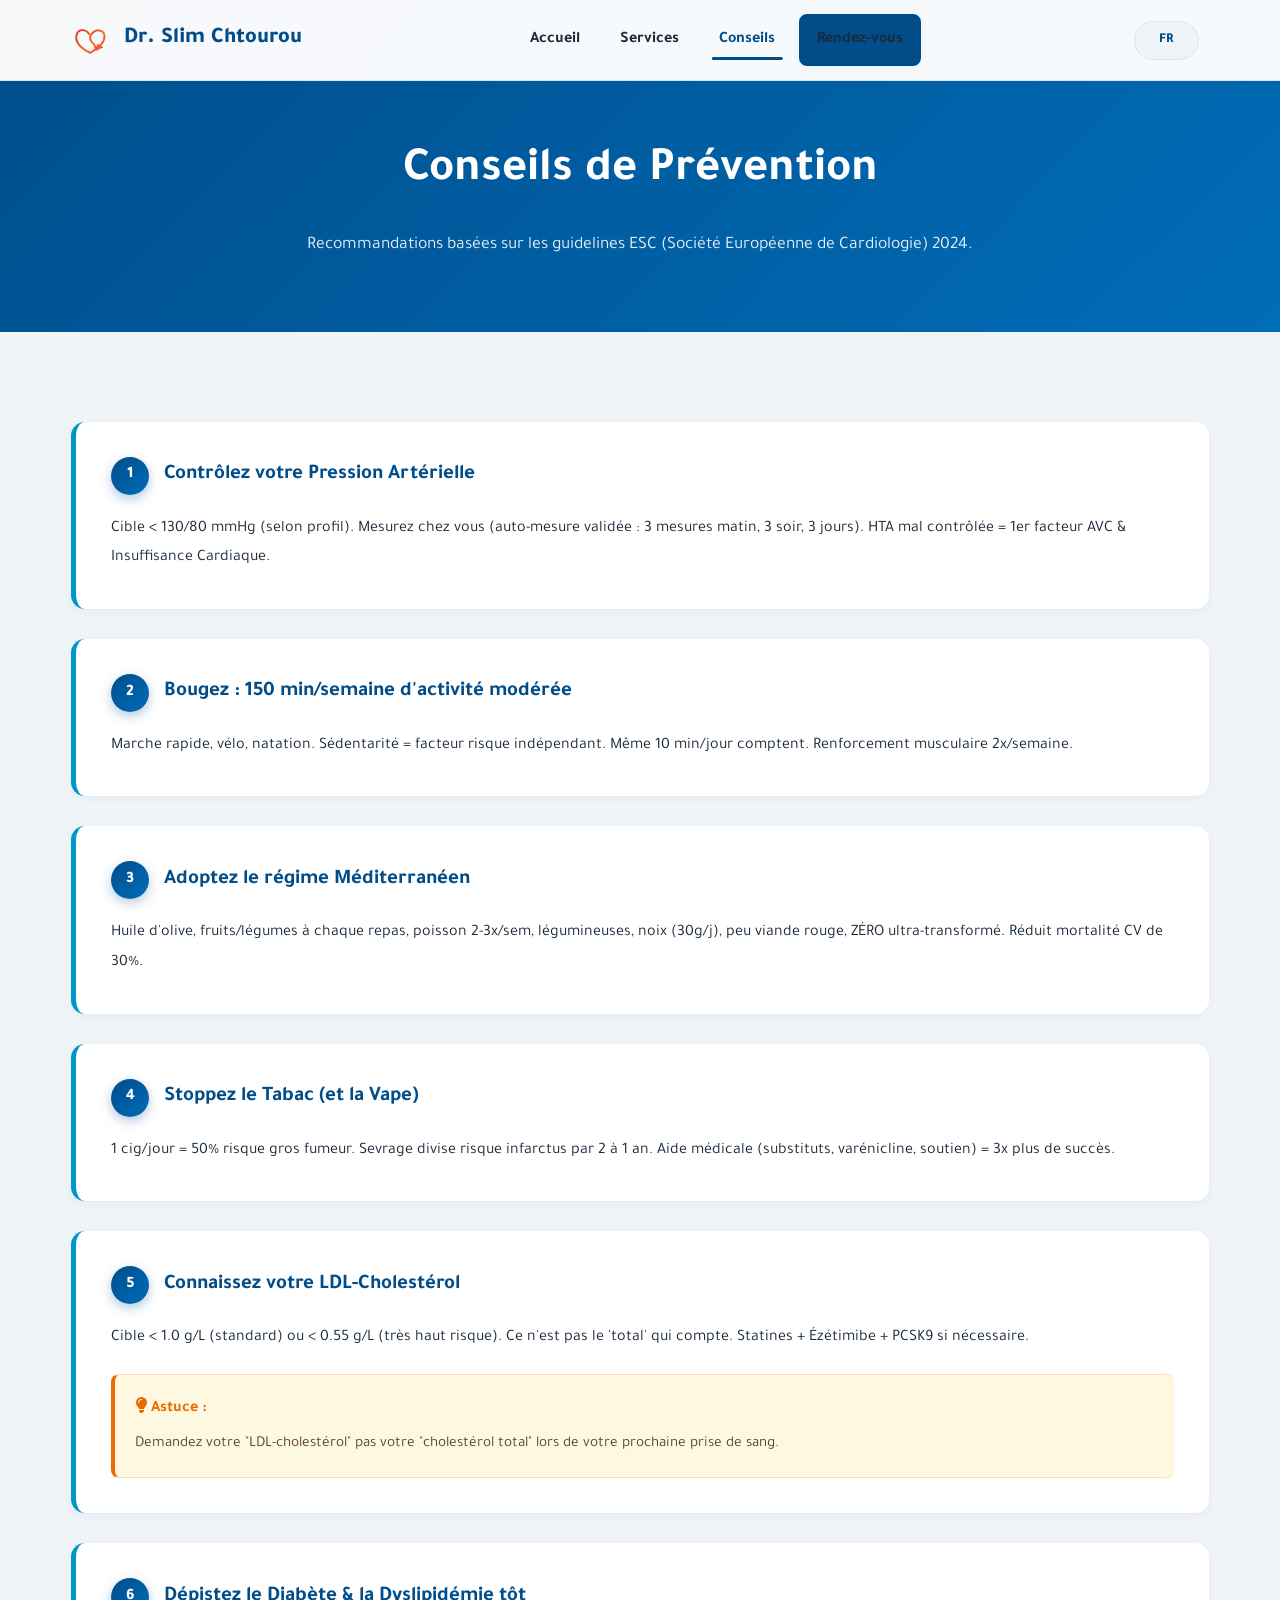
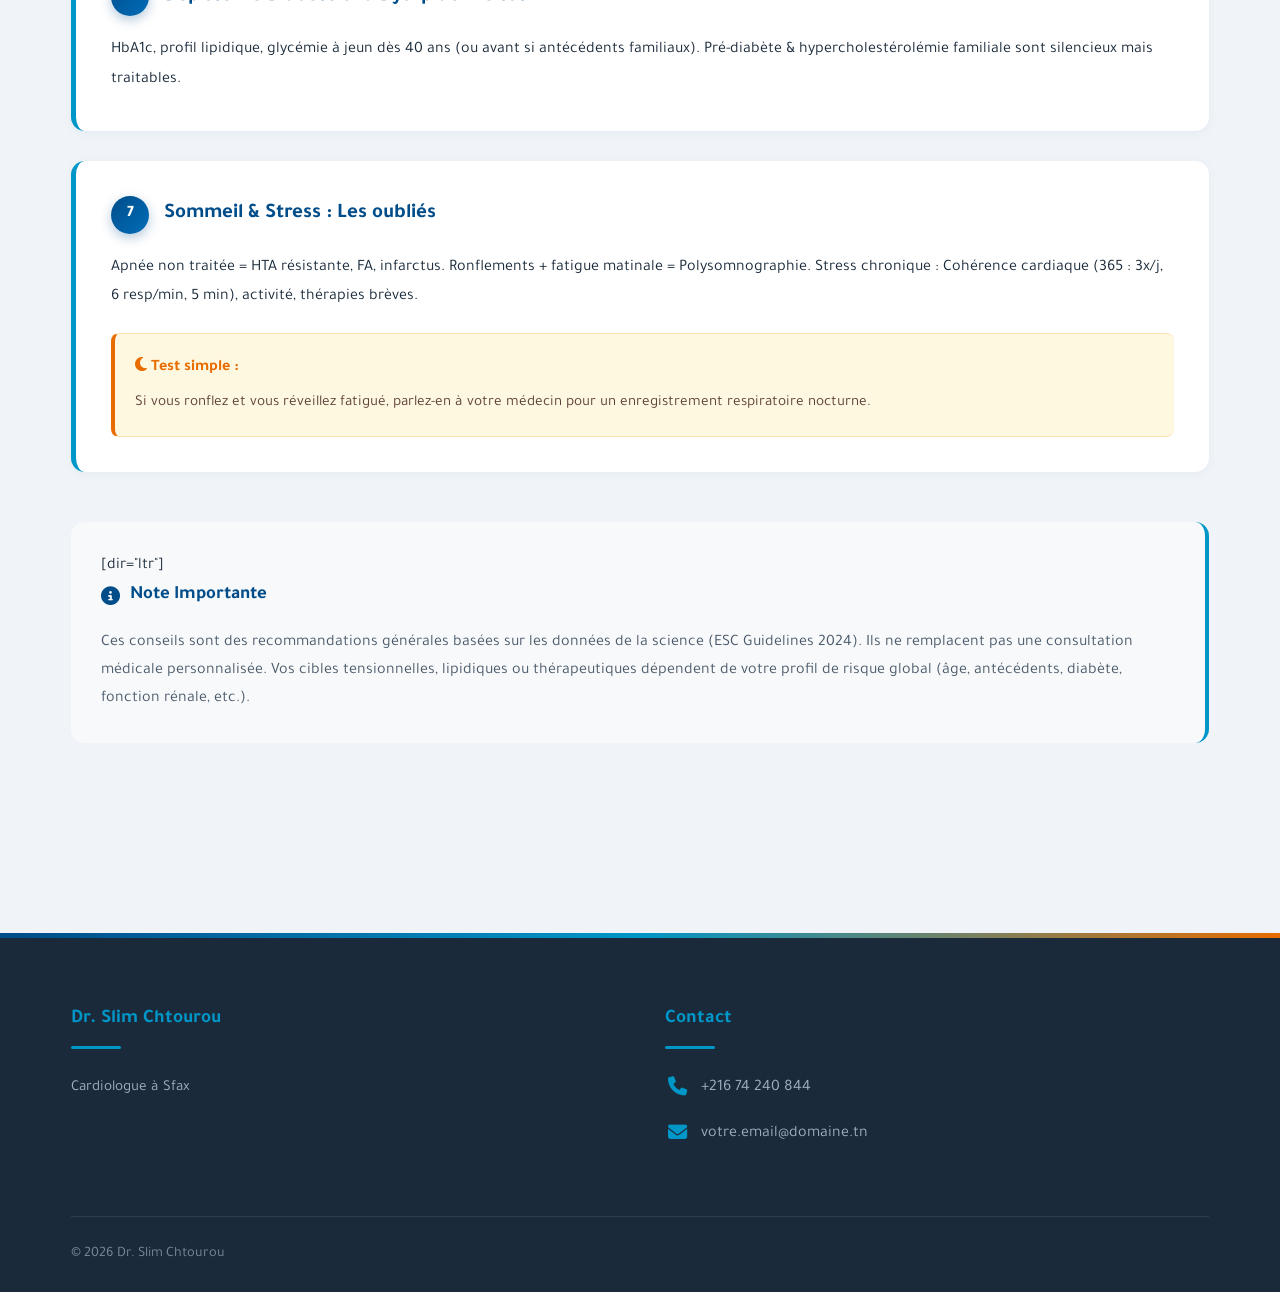
<file: conseils.html>
<!DOCTYPE html>
<html lang="fr" dir="ltr">
<head>

<script defer src="https://cloud.umami.is/script.js" data-website-id="5475634e-0b50-4530-a945-10d8c9c809ab"></script>
    
    <meta charset="UTF-8">
    <meta name="viewport" content="width=device-width, initial-scale=1.0">
    <meta name="description" content="Conseils de prévention cardiovasculaire validés par le Dr. Slim Chtourou, Cardiologue à Sfax. Guidelines ESC 2024.">
    <title>Conseils Prévention - Dr. Slim Chtourou - Sfax</title>
    <link rel="preconnect" href="https://fonts.googleapis.com"><link rel="preconnect" href="https://fonts.gstatic.com" crossorigin>
    <link href="https://fonts.googleapis.com/css2?family=Tajawal:wght@400;500;700;800&display=swap" rel="stylesheet">
    <link rel="stylesheet" href="https://cdnjs.cloudflare.com/ajax/libs/font-awesome/6.5.1/css/all.min.css" integrity="sha512-DTOQO9RWCH3ppGqcWaEA1BIZOC6xxalwEsw9c2QQeAIftl+Vegovlnee1c9QX4TctnWMn13TZye+giMm8e2LwA==" crossorigin="anonymous" referrerpolicy="no-referrer" />
    <link rel="stylesheet" href="css/style.css">
    <link rel="icon" href="assets/logo.svg">
</head>
<body>
<header class="header"><nav class="navbar container">
    <a href="index.html" class="logo" aria-label="Accueil - Dr. Slim Chtourou">
            <img src="assets/logo.svg" alt="Logo Dr. Slim Chtourou" style="height: 38px; width: auto; background: transparent; border: none;">
            Dr. Slim Chtourou
        </a>
    <button class="menu-toggle" aria-label="Menu"><i class="fas fa-bars"></i></button>
    <div class="nav-links"><a href="index.html#accueil" data-i18n="nav_accueil">Accueil</a><a href="services.html" data-i18n="nav_services">Services</a><a href="conseils.html" class="active" data-i18n="nav_conseils">Conseils</a><a href="rdv.html" class="btn btn-primary" data-i18n="nav_rdv">Rendez-vous</a></div>
    <div class="lang-switcher"><button id="lang-toggle">FR</button></div>
</nav></header>

<main>
    <section class="section" style="background: linear-gradient(135deg, var(--primary), var(--primary-light)); color: white; text-align: center; padding: 130px 0 70px;">
        <div class="container">
            <h1 data-i18n="conseils_title" style="font-size: clamp(2rem, 5vw, 3rem); margin-bottom: 1rem;">Conseils de Prévention</h1>
            <p class="section-subtitle" style="color: rgba(255,255,255,0.9); max-width: 800px; margin: 0 auto;" data-i18n="conseils_subtitle">Recommandations basées sur les guidelines ESC (Société Européenne de Cardiologie) 2024.</p>
        </div>
    </section>

    <section class="section">
        <div class="container">
            <!-- CONSEIL 1 -->
            <article class="conseil-item">
                <h3><span class="number">1</span> <span data-i18n="conseil_1_title">Contrôlez votre Pression Artérielle</span></h3>
                <p data-i18n="conseil_1_text">Cible < 130/80 mmHg (selon profil). Mesurez chez vous (auto-mesure validée : 3 mesures matin, 3 soir, 3 jours). HTA mal contrôlée = 1er facteur AVC &amp; Insuffisance Cardiaque.</p>
            </article>
            <!-- CONSEIL 2 -->
            <article class="conseil-item">
                <h3><span class="number">2</span> <span data-i18n="conseil_2_title">Bougez : 150 min/semaine d'activité modérée</span></h3>
                <p data-i18n="conseil_2_text">Marche rapide, vélo, natation. Sédentarité = facteur risque indépendant. Même 10 min/jour comptent. Renforcement musculaire 2x/semaine.</p>
            </article>
            <!-- CONSEIL 3 -->
            <article class="conseil-item">
                <h3><span class="number">3</span> <span data-i18n="conseil_3_title">Adoptez le régime Méditerranéen</span></h3>
                <p data-i18n="conseil_3_text">Huile d'olive, fruits/légumes à chaque repas, poisson 2-3x/sem, légumineuses, noix (30g/j), peu viande rouge, ZÉRO ultra-transformé. Réduit mortalité CV de 30%.</p>
            </article>
            <!-- CONSEIL 4 -->
            <article class="conseil-item">
                <h3><span class="number">4</span> <span data-i18n="conseil_4_title">Stoppez le Tabac (et la Vape)</span></h3>
                <p data-i18n="conseil_4_text">1 cig/jour = 50% risque gros fumeur. Sevrage divise risque infarctus par 2 à 1 an. Aide médicale (substituts, varénicline, soutien) = 3x plus de succès.</p>
            </article>
            <!-- CONSEIL 5 -->
            <article class="conseil-item">
                <h3><span class="number">5</span> <span data-i18n="conseil_5_title">Connaissez votre LDL-Cholestérol</span></h3>
                <p data-i18n="conseil_5_text">Cible < 1.0 g/L (standard) ou < 0.55 g/L (très haut risque). Ce n'est pas le 'total' qui compte. Statines + Ézétimibe + PCSK9 si nécessaire.</p>
                <div class="highlight"><strong><i class="fas fa-lightbulb"></i> Astuce :</strong> Demandez votre "LDL-cholestérol" pas votre "cholestérol total" lors de votre prochaine prise de sang.</div>
            </article>
            <!-- CONSEIL 6 -->
            <article class="conseil-item">
                <h3><span class="number">6</span> <span data-i18n="conseil_6_title">Dépistez le Diabète &amp; la Dyslipidémie tôt</span></h3>
                <p data-i18n="conseil_6_text">HbA1c, profil lipidique, glycémie à jeun dès 40 ans (ou avant si antécédents familiaux). Pré-diabète &amp; hypercholestérolémie familiale sont silencieux mais traitables.</p>
            </article>
            <!-- CONSEIL 7 -->
            <article class="conseil-item">
                <h3><span class="number">7</span> <span data-i18n="conseil_7_title">Sommeil &amp; Stress : Les oubliés</span></h3>
                <p data-i18n="conseil_7_text">Apnée non traitée = HTA résistante, FA, infarctus. Ronflements + fatigue matinale = Polysomnographie. Stress chronique : Cohérence cardiaque (365 : 3x/j, 6 resp/min, 5 min), activité, thérapies brèves.</p>
                <div class="highlight"><strong><i class="fas fa-moon"></i> Test simple :</strong> Si vous ronflez et vous réveillez fatigué, parlez-en à votre médecin pour un enregistrement respiratoire nocturne.</div>
            </article>

            <div style="margin-top: 50px; padding: 30px; background: #f8f9fa; border-radius: var(--radius); border-right: 4px solid var(--secondary); text-align: left;">
                [dir="ltr"] <style> [dir="ltr"] this { text-align: right; border-right: none; border-left: 4px solid var(--secondary); } </style>
                <h3 style="color: var(--primary); margin-bottom: 1rem; display: flex; align-items: center; gap: 10px;"><i class="fas fa-info-circle"></i> Note Importante</h3>
                <p style="color: var(--text-medium);">Ces conseils sont des recommandations générales basées sur les données de la science (ESC Guidelines 2024). Ils ne remplacent pas une consultation médicale personnalisée. Vos cibles tensionnelles, lipidiques ou thérapeutiques dépendent de votre profil de risque global (âge, antécédents, diabète, fonction rénale, etc.).</p>
            </div>
        </div>
    </section>
</main>
<footer class="footer"><div class="container"><div class="footer-grid"><div class="footer-col"><h4>Dr. Slim Chtourou</h4><p>Cardiologue à Sfax</p></div><div class="footer-col"><h4 data-i18n="cabinet_title">Contact</h4><div class="contact-item"><i class="fas fa-phone"></i> <a href="tel:+21674240844" data-i18n="phone_text">+216 74 240 844</a></div><div class="contact-item"><i class="fas fa-envelope"></i> <a href="mailto:votre.email@domaine.tn" data-i18n="email_text">votre.email@domaine.tn</a></div></div></div><div class="footer-bottom"><p data-i18n="footer_copyright">© 2026 Dr. Slim Chtourou</p></div></div></footer>
<script src="js/translations.js"></script><script src="js/main.js"></script>
</body>
</html>
</file>
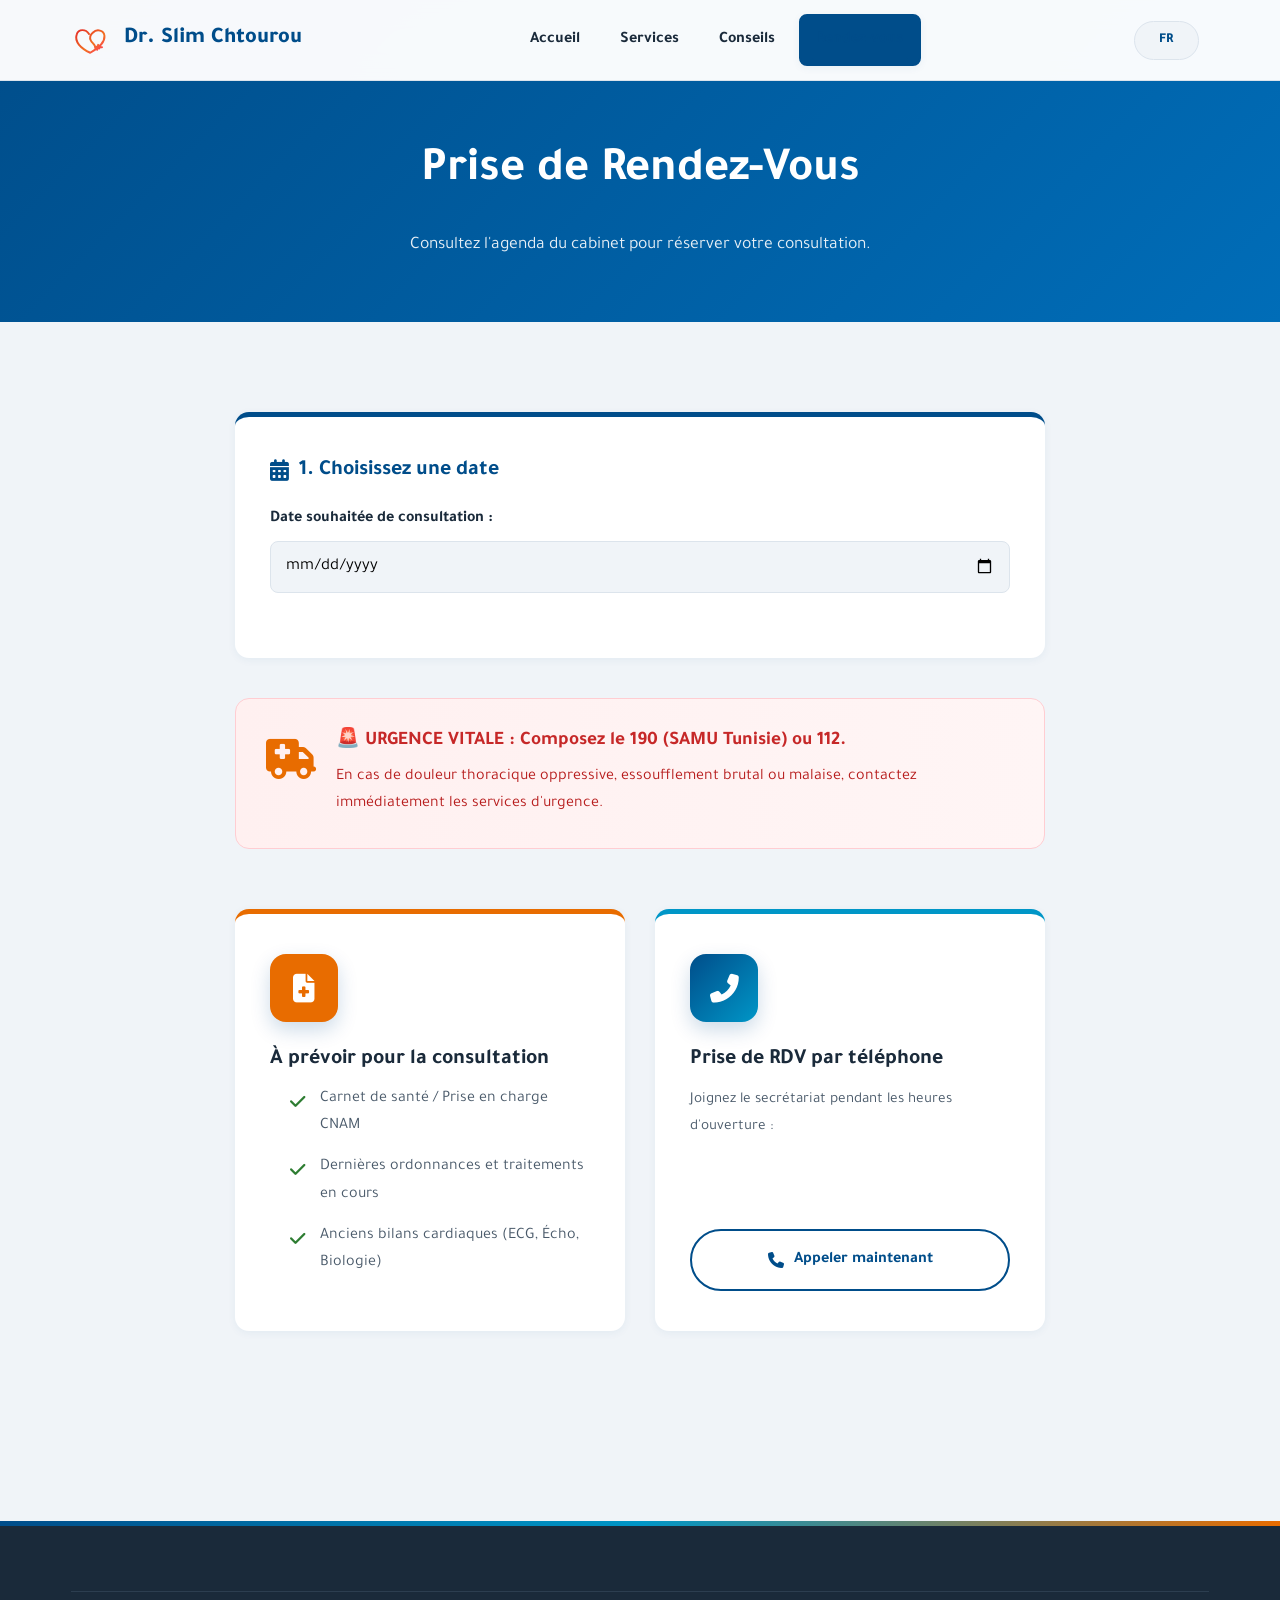
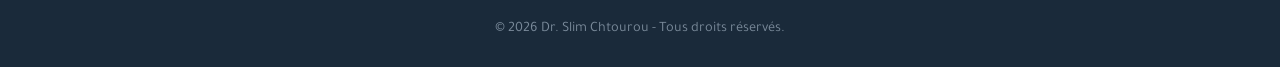
<file: rdv.html>
<!DOCTYPE html>
<html lang="fr" dir="ltr">
<head>
    <meta charset="UTF-8">
    <meta name="viewport" content="width=device-width, initial-scale=1.0">
    <meta name="description" content="Prise de rendez-vous en ligne au cabinet de cardiologie du Dr. Slim Chtourou, Sfax.">
    <title>Prise de Rendez-Vous - Dr. Slim Chtourou</title>
    <link rel="preconnect" href="https://fonts.googleapis.com">
    <link rel="preconnect" href="https://fonts.gstatic.com" crossorigin>
    <link href="https://fonts.googleapis.com/css2?family=Tajawal:wght@400;500;700;800&display=swap" rel="stylesheet">
    <link rel="stylesheet" href="https://cdnjs.cloudflare.com/ajax/libs/font-awesome/6.5.1/css/all.min.css" crossorigin="anonymous" referrerpolicy="no-referrer">
    <link rel="stylesheet" href="css/style.css">
    <link rel="icon" href="assets/logo.svg">
</head>
<body>

<header class="header">
    <nav class="navbar container">
        <a href="index.html" class="logo" aria-label="Accueil - Dr. Slim Chtourou">
            <img src="assets/logo.svg" alt="Logo Dr. Slim Chtourou" style="height:38px; width:auto; background:transparent; border:none;">
            Dr. Slim Chtourou
        </a>
        <button class="menu-toggle" aria-label="Menu" aria-expanded="false"><i class="fas fa-bars"></i></button>
        <div class="nav-links">
            <a href="index.html#accueil" data-i18n="nav_accueil">Accueil</a>
            <a href="services.html" data-i18n="nav_services">Services</a>
            <a href="conseils.html" data-i18n="nav_conseils">Conseils</a>
            <a href="rdv.html" class="btn btn-primary active" data-i18n="nav_rdv">Rendez-vous</a>
        </div>
        <div class="lang-switcher"><button id="lang-toggle">FR</button></div>
    </nav>
</header>

<main>
    <section class="section" style="background:linear-gradient(135deg,var(--primary),var(--primary-light)); color:#fff; text-align:center; padding:130px 0 60px;">
        <div class="container">
            <h1 data-i18n="rdv_title" style="font-size:clamp(2rem,5vw,3rem); margin-bottom:1rem;">Prise de Rendez-Vous</h1>
            <p class="section-subtitle" style="color:rgba(255,255,255,.9); margin:0 auto;" data-i18n="rdv_subtitle">Consultez l'agenda du cabinet pour réserver votre consultation.</p>
        </div>
    </section>

    <section class="section">
        <div class="container" style="max-width:850px;">

            <!-- ÉTAPE 1 : DATE -->
            <div class="card" style="margin-bottom:30px;">
                <h3 style="margin-bottom:20px; color:var(--primary); display:flex; align-items:center; gap:10px;">
                    <i class="fas fa-calendar-alt"></i>
                    <span data-i18n="res_select_date">1. Choisissez une date</span>
                </h3>
                <div style="margin-bottom:10px;">
                    <label for="rdv-date" style="display:block; margin-bottom:8px; font-weight:600; color:var(--text-dark);" data-i18n="res_date_label">Date souhaitée de consultation :</label>
                    <input type="date" id="rdv-date" style="width:100%; padding:14px; font-size:1.05rem; border-radius:8px; border:1px solid var(--border-color); font-family:inherit; background:var(--bg-light);">
                </div>

                <div id="slots-loading" style="display:none; text-align:center; padding:25px; color:var(--primary);">
                    <i class="fas fa-spinner fa-spin fa-2x"></i>
                    <p style="margin-top:10px; font-weight:500;" data-i18n="res_searching">Consultation du calendrier en temps réel...</p>
                </div>

                <div id="slots-container" style="display:grid; grid-template-columns:repeat(auto-fill,minmax(110px,1fr)); gap:12px; margin-top:15px;"></div>
            </div>

            <!-- ÉTAPE 2 : FORMULAIRE PATIENT -->
            <div class="card" id="form-container" style="display:none; border-top-color:var(--secondary);">
                <h3 style="margin-bottom:20px; color:var(--primary); display:flex; align-items:center; gap:10px;">
                    <i class="fas fa-user-edit"></i>
                    <span data-i18n="res_patient_info">2. Vos informations</span>
                </h3>

                <div style="background:#e3f2fd; border-radius:8px; padding:12px 18px; margin-bottom:25px; border-left:4px solid var(--secondary);">
                    <p style="margin:0; color:var(--primary); font-weight:700;">
                        <i class="fas fa-clock"></i>
                        <span data-i18n="res_selected_slot">Créneau sélectionné :</span>
                        <span id="selected-slot-text" style="color:var(--accent);"></span>
                    </p>
                </div>

                <form id="booking-form">
                    <!-- NOM & PRÉNOM -->
                    <div style="display:grid; grid-template-columns:repeat(auto-fit,minmax(240px,1fr)); gap:20px; margin-bottom:20px;">
                        <div>
                            <label style="display:block; margin-bottom:6px; font-weight:600;" data-i18n="res_nom">Nom *</label>
                            <input type="text" id="patient-nom" required style="width:100%; padding:12px; border-radius:8px; border:1px solid var(--border-color); font-family:inherit;">
                        </div>
                        <div>
                            <label style="display:block; margin-bottom:6px; font-weight:600;" data-i18n="res_prenom">Prénom *</label>
                            <input type="text" id="patient-prenom" required style="width:100%; padding:12px; border-radius:8px; border:1px solid var(--border-color); font-family:inherit;">
                        </div>
                    </div>

                    <!-- TÉLÉPHONE & EMAIL -->
                    <div style="display:grid; grid-template-columns:repeat(auto-fit,minmax(240px,1fr)); gap:20px; margin-bottom:20px;">
                        <div>
                            <label style="display:block; margin-bottom:6px; font-weight:600;" data-i18n="res_tel">Téléphone *</label>
                            <input type="tel" id="patient-tel" required placeholder="+216 XX XXX XXX" style="width:100%; padding:12px; border-radius:8px; border:1px solid var(--border-color); font-family:inherit;">
                        </div>
                        <div>
                            <label style="display:block; margin-bottom:6px; font-weight:600;" data-i18n="res_email">Adresse Email</label>
                            <input type="email" id="patient-email" placeholder="Pour recevoir la confirmation" style="width:100%; padding:12px; border-radius:8px; border:1px solid var(--border-color); font-family:inherit;">
                        </div>
                    </div>

                    <!-- IDENTIFIANT (FACULTATIF) & MOTIF DE CONSULTATION -->
                    <div style="display:grid; grid-template-columns:repeat(auto-fit,minmax(240px,1fr)); gap:20px; margin-bottom:25px;">
                        <div>
                            <label style="display:block; margin-bottom:6px; font-weight:600;" data-i18n="res_id_patient">Identifiant patient (facultatif)</label>
                            <input type="text" id="patient-id" placeholder="Si déjà connu au cabinet" style="width:100%; padding:12px; border-radius:8px; border:1px solid var(--border-color); font-family:inherit;">
                        </div>
                        <div>
                            <label style="display:block; margin-bottom:6px; font-weight:600;" data-i18n="res_motif">Motif de consultation</label>
                            <select id="patient-motif" style="width:100%; padding:12px; border-radius:8px; border:1px solid var(--border-color); font-family:inherit; background:#fff;">
                                <option>Consultation de Cardiologie</option>
                                <option>Échocardiographie (Écho-Doppler)</option>
                                <option>Épreuve d'Effort</option>
                                <option>Holter ECG / MAPA</option>
                                <option>Consultation de contrôle</option>
                            </select>
                        </div>
                    </div>

                    <button type="submit" id="btn-submit" class="btn btn-primary btn-block btn-lg">
                        <i class="fas fa-check-circle"></i>
                        <span data-i18n="res_confirm">Confirmer la réservation</span>
                    </button>
                </form>
            </div>

            <!-- CONFIRMATION -->
            <div id="booking-success" class="card" style="display:none; text-align:center; background:#e8f5e9; border-top-color:var(--success); padding:40px 20px;">
                <i class="fas fa-check-circle" style="font-size:3.5rem; color:var(--success); margin-bottom:15px;"></i>
                <h3 style="color:var(--success); font-size:1.6rem; margin-bottom:10px;" data-i18n="res_success_title">Rendez-vous confirmé !</h3>
                <p style="color:var(--text-dark); font-size:1.05rem; line-height:1.7;">
                    <span data-i18n="res_success_text">Votre rendez-vous a été ajouté à l'agenda du Dr. Slim Chtourou.</span><br>
                    <strong id="success-date-text"></strong>
                </p>
            </div>

            <!-- URGENCE -->
            <div class="emergency-banner" role="alert" style="margin-top:40px;">
                <div class="icon"><i class="fas fa-ambulance"></i></div>
                <div>
                    <strong data-i18n="rdv_emergency">🚨 URGENCE VITALE : Composez le 190 (SAMU Tunisie) ou 112.</strong>
                    <p>En cas de douleur thoracique oppressive, essoufflement brutal ou malaise, contactez immédiatement les services d'urgence.</p>
                </div>
            </div>

            <!-- INFOS -->
            <div class="info-cards-rdv">
                <article class="card" style="border-top-color:var(--accent);">
                    <div class="card-icon" style="background:var(--accent);"><i class="fas fa-file-medical"></i></div>
                    <h3 data-i18n="res_to_prepare">À prévoir pour la consultation</h3>
                    <ul>
                        <li data-i18n="res_prepare_1">Carnet de santé / Prise en charge CNAM</li>
                        <li data-i18n="res_prepare_2">Dernières ordonnances et traitements en cours</li>
                        <li data-i18n="res_prepare_3">Anciens bilans cardiaques (ECG, Écho, Biologie)</li>
                    </ul>
                </article>

                <article class="card" style="border-top-color:var(--secondary);">
                    <div class="card-icon"><i class="fas fa-phone-alt"></i></div>
                    <h3 data-i18n="res_phone_title">Prise de RDV par téléphone</h3>
                    <p style="color:var(--text-medium); margin-bottom:15px;" data-i18n="res_phone_text">Joignez le secrétariat pendant les heures d'ouverture :</p>
                    <a href="tel:+21674240844" class="btn btn-secondary btn-block">
                        <i class="fas fa-phone"></i>
                        <span data-i18n="rdv_phone_btn">Appeler maintenant</span>
                    </a>
                </article>
            </div>

        </div>
    </section>
</main>

<footer class="footer">
    <div class="container">
        <div class="footer-bottom" style="justify-content:center;">
            <p data-i18n="footer_copyright">© 2026 Dr. Slim Chtourou - Tous droits réservés.</p>
        </div>
    </div>
</footer>

<script src="js/translations.js"></script>
<script src="js/main.js"></script>

<script>
/* ============================================================
   API GOOGLE APPS SCRIPT
   ============================================================ */
const API_URL = "https://script.google.com/macros/s/AKfycbzAU9TeoZvXvnYNSe1wSLAfmJ06-W4JNog2PA-nERphWQcSE1h0GiAXCOLwB2MH1-7s/exec";
/* ============================================================ */

let selectedDate = "";
let selectedTime = "";

document.addEventListener("DOMContentLoaded", () => {

    const dateInput = document.getElementById("rdv-date");
    const today = new Date().toISOString().split("T")[0];
    dateInput.min = today;

    /* --- CHANGEMENT DE DATE --- */
    dateInput.addEventListener("change", async (e) => {
        selectedDate = e.target.value;
        if (!selectedDate) return;

        const loader = document.getElementById("slots-loading");
        const grid = document.getElementById("slots-container");
        const form = document.getElementById("form-container");

        loader.style.display = "block";
        grid.innerHTML = "";
        form.style.display = "none";

        try {
            const res = await fetch(`${API_URL}?date=${selectedDate}`);
            const data = await res.json();
            loader.style.display = "none";

            if (data.message) {
                grid.innerHTML = `<div style="grid-column:1/-1; text-align:center; color:#c62828; font-weight:600;">${data.message}</div>`;
                return;
            }

            if (data.slots && data.slots.length > 0) {
                renderSlots(data.slots);
            } else {
                grid.innerHTML = `<div style="grid-column:1/-1; text-align:center; color:#c62828; font-weight:600;" data-i18n="res_no_slots">Aucun créneau disponible pour cette date.</div>`;
                if (typeof window.applyTranslations === 'function') {
                    window.applyTranslations(document.documentElement.lang);
                }
            }

        } catch (err) {
            loader.style.display = "none";
            grid.innerHTML = `<div style="grid-column:1/-1; text-align:center; color:#c62828; font-weight:600;" data-i18n="res_api_error">Erreur lors de la connexion au calendrier. Merci de réessayer.</div>`;
            if (typeof window.applyTranslations === 'function') {
                window.applyTranslations(document.documentElement.lang);
            }
        }
    });

    /* --- SOUMISSION FORMULAIRE --- */
    document.getElementById("booking-form").addEventListener("submit", async (e) => {
        e.preventDefault();

        const btn = document.getElementById("btn-submit");
        btn.disabled = true;
        btn.innerHTML = '<i class="fas fa-spinner fa-spin"></i> <span data-i18n="res_submitter">Réservation en cours...</span>';

        const payload = {
            date: selectedDate,
            time: selectedTime,
            nom: document.getElementById("patient-nom").value.trim(),
            prenom: document.getElementById("patient-prenom").value.trim(),
            tel: document.getElementById("patient-tel").value.trim(),
            email: document.getElementById("patient-email").value.trim(),
            patientId: document.getElementById("patient-id").value.trim(), // <--- Identifiant patient transmis
            motif: document.getElementById("patient-motif").value
        };

        try {
            const res = await fetch(API_URL, {
                method: "POST",
                body: JSON.stringify(payload)
            });
            const data = await res.json();

            if (data.success) {
                document.getElementById("form-container").style.display = "none";
                document.getElementById("booking-success").style.display = "block";
                document.getElementById("success-date-text").textContent = `${selectedDate} à ${selectedTime}`;
                document.getElementById("booking-success").scrollIntoView({ behavior: "smooth", block: "center" });
            } else {
                alert(data.message || "Ce créneau a été réservé entre-temps. Veuillez en choisir un autre.");
                btn.disabled = false;
                btn.innerHTML = '<i class="fas fa-check-circle"></i> <span data-i18n="res_confirm">Confirmer la réservation</span>';
            }
        } catch (err) {
            alert("Erreur lors de l'enregistrement de votre rendez-vous. Réessayez.");
            btn.disabled = false;
            btn.innerHTML = '<i class="fas fa-check-circle"></i> <span data-i18n="res_confirm">Confirmer la réservation</span>';
        }
    });
});

/* --- AFFICHAGE DES CRENEAUX --- */
function renderSlots(slots) {
    const container = document.getElementById("slots-container");
    container.innerHTML = "";

    slots.forEach(time => {
        const btn = document.createElement("button");
        btn.type = "button";
        btn.className = "btn btn-secondary";
        btn.style.padding = "10px 5px";
        btn.style.fontSize = "0.95rem";
        btn.textContent = time;
        btn.onclick = () => selectSlot(time, btn);
        container.appendChild(btn);
    });
}

/* --- SELECTION D'UN CRENEAU --- */
function selectSlot(time, btnElement) {
    selectedTime = time;

    document.querySelectorAll("#slots-container .btn").forEach(b => {
        b.classList.remove("btn-primary");
        b.classList.add("btn-secondary");
    });

    btnElement.classList.remove("btn-secondary");
    btnElement.classList.add("btn-primary");

    document.getElementById("selected-slot-text").textContent = `${selectedDate} à ${time}`;
    document.getElementById("form-container").style.display = "block";
    document.getElementById("form-container").scrollIntoView({ behavior: "smooth", block: "start" });
}
</script>

</body>
</html>
</file>
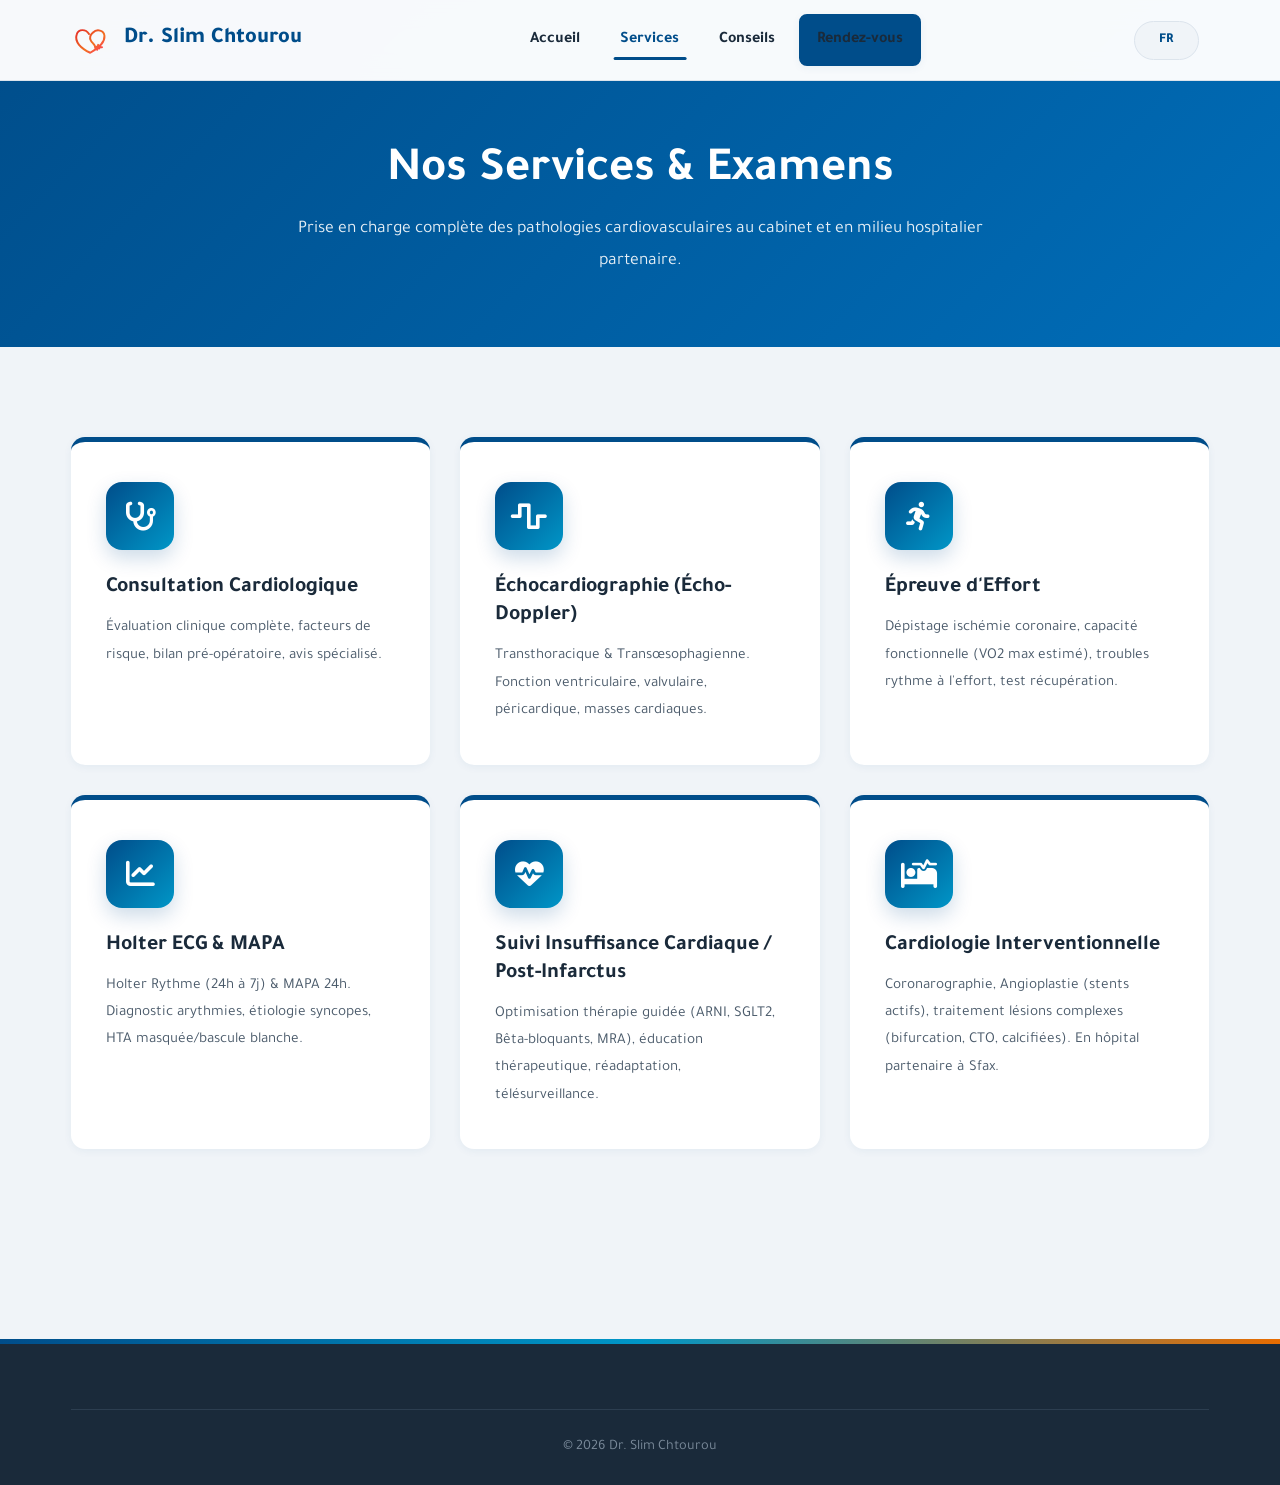
<file: services.html>
<!DOCTYPE html>
<html lang="fr" dir="ltr">
<head>

<script defer src="https://cloud.umami.is/script.js" data-website-id="5475634e-0b50-4530-a945-10d8c9c809ab"></script>
    
    <meta charset="UTF-8">
    <meta name="viewport" content="width=device-width, initial-scale=1.0">
    <meta name="description" content="Services de cardiologie au cabinet Dr. Slim Chtourou Sfax : Consultation, Écho-Doppler, Épreuve d'effort, Holter, MAPA, Suivi IC, Interventionnel.">
    <title>Services - Dr. Slim Chtourou - Sfax</title>
    <link rel="preconnect" href="https://fonts.googleapis.com"><link rel="preconnect" href="https://fonts.gstatic.com" crossorigin>
    <link href="https://fonts.googleapis.com/css2?family=Tajawal:wght@400;500;700;800&display=swap" rel="stylesheet">
    <link rel="stylesheet" href="https://cdnjs.cloudflare.com/ajax/libs/font-awesome/6.5.1/css/all.min.css" integrity="sha512-DTOQO9RWCH3ppGqcWaEA1BIZOC6xxalwEsw9c2QQeAIftl+Vegovlnee1c9QX4TctnWMn13TZye+giMm8e2LwA==" crossorigin="anonymous" referrerpolicy="no-referrer" />
    <link rel="stylesheet" href="css/style.css">
    <link rel="icon" href="assets/logo.svg">
</head>
<body>
<header class="header"><nav class="navbar container">
    <a href="index.html" class="logo" aria-label="Accueil - Dr. Slim Chtourou">
            <img src="assets/logo.svg" alt="Logo Dr. Slim Chtourou" style="height: 38px; width: auto; background: transparent; border: none;">
            Dr. Slim Chtourou
        </a>
    <button class="menu-toggle" aria-label="Menu"><i class="fas fa-bars"></i></button>
    <div class="nav-links"><a href="index.html#accueil" data-i18n="nav_accueil">Accueil</a><a href="services.html" class="active" data-i18n="nav_services">Services</a><a href="conseils.html" data-i18n="nav_conseils">Conseils</a><a href="rdv.html" class="btn btn-primary" data-i18n="nav_rdv">Rendez-vous</a></div>
    <div class="lang-switcher"><button id="lang-toggle">FR</button></div>
</nav></header>

<main>
    <section class="section" style="background: linear-gradient(135deg, var(--primary), var(--primary-light)); color: white; text-align: center; padding: 130px 0 70px;">
        <div class="container">
            <h1 data-i18n="services_title" style="font-size: clamp(2rem, 5vw, 3rem);">Nos Services &amp; Examens</h1>
            <p class="section-subtitle" style="color: rgba(255,255,255,0.9);" data-i18n="services_subtitle">Prise en charge complète des pathologies cardiovasculaires au cabinet et en milieu hospitalier partenaire.</p>
        </div>
    </section>

    <section class="section">
        <div class="container">
            <div class="grid">
                <article class="card">
                    <div class="card-icon"><i class="fas fa-stethoscope"></i></div>
                    <h3 data-i18n="service_1_title">Consultation Cardiologique</h3>
                    <p data-i18n="service_1_desc">Évaluation clinique complète, facteurs de risque, bilan pré-opératoire, avis spécialisé.</p>
                </article>
                <article class="card">
                    <div class="card-icon"><i class="fas fa-wave-square"></i></div>
                    <h3 data-i18n="service_2_title">Échocardiographie (Écho-Doppler)</h3>
                    <p data-i18n="service_2_desc">Transthoracique &amp; Transœsophagienne. Fonction ventriculaire, valvulaire, péricardique, masses cardiaques.</p>
                </article>
                <article class="card">
                    <div class="card-icon"><i class="fas fa-running"></i></div>
                    <h3 data-i18n="service_3_title">Épreuve d'Effort</h3>
                    <p data-i18n="service_3_desc">Dépistage ischémie coronaire, capacité fonctionnelle (VO2 max estimé), troubles rythme à l'effort, test récupération.</p>
                </article>
                <article class="card">
                    <div class="card-icon"><i class="fas fa-chart-line"></i></div>
                    <h3 data-i18n="service_4_title">Holter ECG &amp; MAPA</h3>
                    <p data-i18n="service_4_desc">Holter Rythme (24h à 7j) &amp; MAPA 24h. Diagnostic arythmies, étiologie syncopes, HTA masquée/bascule blanche.</p>
                </article>
                <article class="card">
                    <div class="card-icon"><i class="fas fa-heart-pulse"></i></div>
                    <h3 data-i18n="service_5_title">Suivi Insuffisance Cardiaque / Post-Infarctus</h3>
                    <p data-i18n="service_5_desc">Optimisation thérapie guidée (ARNI, SGLT2, Bêta-bloquants, MRA), éducation thérapeutique, réadaptation, télésurveillance.</p>
                </article>
                <article class="card">
                    <div class="card-icon"><i class="fas fa-procedures"></i></div>
                    <h3 data-i18n="service_6_title">Cardiologie Interventionnelle</h3>
                    <p data-i18n="service_6_desc">Coronarographie, Angioplastie (stents actifs), traitement lésions complexes (bifurcation, CTO, calcifiées). En hôpital partenaire à Sfax.</p>
                </article>
            </div>
        </div>
    </section>
</main>
<footer class="footer"><div class="container"><div class="footer-bottom" style="justify-content:center;"><p data-i18n="footer_copyright">© 2026 Dr. Slim Chtourou</p></div></div></footer>
<script src="js/translations.js"></script><script src="js/main.js"></script>
</body>
</html>
</file>
<file: css/style.css>
/* css/style.css */
:root {
    --primary: #004d8a;        /* Bleu médical profond */
    --primary-light: #006db8;
    --secondary: #0096c7;      /* Bleu cyan accent */
    --accent: #e86c00;         /* Orange urgence/CTA */
    --success: #2e7d32;        /* Vert validé */
    --white: #ffffff;
    --bg-light: #f0f4f8;
    --bg-card: #ffffff;
    --text-dark: #1a2a3a;
    --text-medium: #4a5a6a;
    --text-light: #7a8a9a;
    --border-color: #dce4ec;
    --shadow-sm: 0 2px 8px rgba(0, 77, 138, 0.06);
    --shadow-md: 0 8px 24px rgba(0, 77, 138, 0.09);
    --shadow-lg: 0 16px 40px rgba(0, 77, 138, 0.12);
    --radius: 14px;
    --radius-sm: 8px;
    --transition: all 0.3s cubic-bezier(0.4, 0, 0.2, 1);
    --font-main: 'Tajawal', 'Segoe UI', system-ui, -apple-system, sans-serif;
    --container: 1200px;
}

*, *::before, *::after { box-sizing: border-box; margin: 0; padding: 0; }
html { scroll-behavior: smooth; font-size: 16px; }
body { font-family: var(--font-main); background: var(--bg-light); color: var(--text-dark); line-height: 1.75; -webkit-font-smoothing: antialiased; }

/* RTL Support Natif */
[dir="rtl"] { text-align: right; }
[dir="ltr"] { text-align: left; }

img { max-width: 100%; height: auto; display: block; border-radius: var(--radius-sm); }
a { color: var(--primary); text-decoration: none; transition: var(--transition); }
a:hover { color: var(--primary-light); text-decoration: underline; }
ul { list-style: none; }

.container { width: 92%; max-width: var(--container); margin: 0 auto; padding: 0 20px; }

.section { padding: 90px 0; }
.section-header { text-align: center; margin-bottom: 60px; }
.section-title { font-size: clamp(1.8rem, 4vw, 2.5rem); font-weight: 800; color: var(--primary); position: relative; display: inline-block; padding-bottom: 12px; margin-bottom: 16px; letter-spacing: -0.5px; }
.section-title::after { content: ''; position: absolute; bottom: 0; left: 50%; transform: translateX(-50%); width: 70px; height: 4px; background: linear-gradient(90deg, var(--primary), var(--secondary)); border-radius: 2px; }
[dir="rtl"] .section-title::after { left: 50%; transform: translateX(-50%); } /* Centered anyway */
.section-subtitle { font-size: 1.1rem; color: var(--text-medium); max-width: 750px; margin: 0 auto; line-height: 1.8; }

/* --- BUTTONS --- */
.btn { display: inline-flex; align-items: center; justify-content: center; gap: 10px; padding: 15px 36px; border-radius: 50px; font-weight: 700; font-size: 1rem; border: 2px solid transparent; cursor: pointer; transition: var(--transition); white-space: nowrap; }
.btn:focus-visible { outline: 3px solid var(--secondary); outline-offset: 3px; }
.btn-primary { background: var(--primary); color: var(--white); border-color: var(--primary); box-shadow: var(--shadow-sm); }
.btn-primary:hover { background: var(--primary-light); border-color: var(--primary-light); transform: translateY(-2px); box-shadow: var(--shadow-md); text-decoration: none; color: white; }
.btn-secondary { background: transparent; color: var(--primary); border-color: var(--primary); }
.btn-secondary:hover { background: var(--primary); color: var(--white); text-decoration: none; }
.btn-accent { background: var(--accent); color: var(--white); border-color: var(--accent); box-shadow: var(--shadow-sm); }
.btn-accent:hover { background: #d15e00; border-color: #d15e00; transform: translateY(-2px); box-shadow: var(--shadow-md); text-decoration: none; color: white; }
.btn-lg { padding: 18px 48px; font-size: 1.1rem; }
.btn-block { width: 100%; }
.btn-icon { font-size: 1.1em; }

/* --- HEADER / NAV --- */
.header { position: fixed; top: 0; left: 0; right: 0; z-index: 1000; background: rgba(255,255,255,0.97); backdrop-filter: blur(12px); border-bottom: 1px solid var(--border-color); transition: var(--transition); }
.header.scrolled { box-shadow: var(--shadow-md); }
.navbar { display: flex; justify-content: space-between; align-items: center; height: 80px; }
.logo { display: flex; align-items: center; gap: 12px; font-weight: 800; font-size: 1.4rem; color: var(--primary); text-decoration: none; }
.logo img { height: 48px; width: auto; border-radius: 50%; border: 2px solid var(--primary); padding: 2px; background: white; }
.logo:hover { text-decoration: none; color: var(--primary-light); }
.nav-links { display: flex; align-items: center; gap: 8px; }
.nav-links a { font-weight: 600; color: var(--text-dark); padding: 10px 16px; border-radius: var(--radius-sm); position: relative; transition: var(--transition); }
.nav-links a::after { content: ''; position: absolute; bottom: 4px; left: 50%; transform: translateX(-50%); width: 0; height: 3px; background: var(--primary); border-radius: 2px; transition: width 0.3s ease; }
.nav-links a:hover::after, .nav-links a.active::after { width: 80%; }
.nav-links a:hover { color: var(--primary); background: rgba(0, 77, 138, 0.05); text-decoration: none; }
.nav-links a.active { color: var(--primary); }

.lang-switcher { display: flex; align-items: center; margin-right: 10px; }
[dir="rtl"] .lang-switcher { margin-right: 0; margin-left: 10px; }
#lang-toggle { background: var(--bg-light); border: 1px solid var(--border-color); padding: 10px 20px; border-radius: 50px; font-weight: 800; cursor: pointer; color: var(--primary); font-size: 0.85rem; min-width: 65px; transition: var(--transition); font-family: inherit; }
#lang-toggle:hover { background: var(--primary); color: var(--white); border-color: var(--primary); }

.menu-toggle { display: none; background: none; border: none; font-size: 1.6rem; color: var(--primary); cursor: pointer; padding: 5px; line-height: 1; }

/* --- HERO --- */
.hero { min-height: 100vh; display: flex; align-items: center; justify-content: center; text-align: center; background: linear-gradient(145deg, rgba(0,77,138,0.97) 0%, rgba(0,150,199,0.92) 100%), url('../assets/hero-bg.jpg') center/cover no-repeat; color: var(--white); padding-top: 80px; position: relative; overflow: hidden; }
.hero::before { content: ''; position: absolute; inset: 0; background: url("data:image/svg+xml,%3Csvg viewBox='0 0 400 400' xmlns='http://www.w3.org/2000/svg'%3E%3Cfilter id='noiseFilter'%3E%3CfeTurbulence type='fractalNoise' baseFrequency='0.9' numOctaves='3' stitchTiles='stitch'/%3E%3C/filter%3E%3Crect width='100%25' height='100%25' filter='url(%23noiseFilter)'/%3E%3C/svg%3E"); opacity: 0.03; pointer-events: none; }
.hero-content { position: relative; z-index: 1; max-width: 850px; padding: 2rem; animation: fadeUp 0.8s ease-out; }
@keyframes fadeUp { from { opacity: 0; transform: translateY(30px); } to { opacity: 1; transform: translateY(0); } }
.hero-title { font-size: clamp(2.2rem, 5.5vw, 3.8rem); font-weight: 800; line-height: 1.15; margin-bottom: 0.75rem; text-shadow: 0 4px 20px rgba(0,0,0,0.15); letter-spacing: -1px; }
.hero-subtitle { font-size: clamp(1.1rem, 2.5vw, 1.5rem); font-weight: 300; margin-bottom: 0.75rem; opacity: 0.95; letter-spacing: 0.5px; text-transform: uppercase; }
.hero-tagline { font-size: 1.2rem; margin-bottom: 2.5rem; opacity: 0.9; font-style: italic; font-weight: 400; max-width: 600px; margin-left: auto; margin-right: auto; line-height: 1.6; }
.hero-buttons { display: flex; gap: 20px; justify-content: center; flex-wrap: wrap; margin-top: 10px; }
.hero-buttons .btn { background: var(--white); color: var(--primary); border-color: var(--white); box-shadow: 0 4px 15px rgba(0,0,0,0.1); }
.hero-buttons .btn:hover { background: transparent; color: var(--white); border-color: var(--white); transform: translateY(-3px); box-shadow: 0 8px 25px rgba(0,0,0,0.15); text-decoration: none; }
.hero-buttons .btn-accent { background: var(--accent); border-color: var(--accent); color: var(--white); }
.hero-buttons .btn-accent:hover { background: var(--white); color: var(--accent); border-color: var(--white); }

/* --- CARDS / GRID --- */
.grid { display: grid; grid-template-columns: repeat(auto-fit, minmax(320px, 1fr)); gap: 30px; }
.card { background: var(--bg-card); border-radius: var(--radius); box-shadow: var(--shadow-sm); padding: 40px 35px; transition: var(--transition); border-top: 5px solid var(--primary); display: flex; flex-direction: column; height: 100%; }
.card:hover { transform: translateY(-8px); box-shadow: var(--shadow-lg); }
.card-icon { width: 68px; height: 68px; background: linear-gradient(135deg, var(--primary), var(--secondary)); border-radius: 16px; display: flex; align-items: center; justify-content: center; color: white; font-size: 1.8rem; margin-bottom: 24px; flex-shrink: 0; box-shadow: 0 8px 20px rgba(0, 77, 138, 0.2); }
.card h3 { font-size: 1.35rem; color: var(--text-dark); margin-bottom: 12px; font-weight: 700; line-height: 1.3; }
.card p { color: var(--text-medium); flex-grow: 1; font-size: 0.95rem; line-height: 1.8; }

/* --- INFO GRID (CONTACT) --- */
.info-grid { display: grid; grid-template-columns: repeat(auto-fit, minmax(260px, 1fr)); gap: 25px; margin-top: 40px; }
.info-card { background: var(--bg-card); padding: 35px 30px; border-radius: var(--radius); box-shadow: var(--shadow-sm); text-align: center; border-top: 5px solid var(--secondary); transition: var(--transition); }
.info-card:hover { transform: translateY(-5px); box-shadow: var(--shadow-md); }
.info-card i { font-size: 2.2rem; color: var(--secondary); margin-bottom: 18px; display: block; }
.info-card h4 { color: var(--primary); margin-bottom: 12px; font-size: 1.15rem; font-weight: 700; }
.info-card p, .info-card address, .info-card a { color: var(--text-medium); font-size: 0.95rem; word-break: break-word; font-style: normal; line-height: 1.8; }
.info-card a:hover { color: var(--primary); text-decoration: underline; }

/* MAP */
.map-container { border-radius: var(--radius); overflow: hidden; box-shadow: var(--shadow-md); margin-top: 40px; height: 400px; background: var(--border-color); border: 1px solid var(--border-color); }
.map-container iframe { width: 100%; height: 100%; border: 0; display: block; }

/* --- CONSEILS PAGE --- */
.conseil-item { background: var(--bg-card); border-radius: var(--radius); padding: 35px; margin-bottom: 30px; box-shadow: var(--shadow-sm); border-right: 5px solid var(--secondary); transition: var(--transition); position: relative; }
[dir="ltr"] .conseil-item { border-right: none; border-left: 5px solid var(--secondary); }
.conseil-item:hover { box-shadow: var(--shadow-md); transform: translateX(-5px); }
[dir="ltr"] .conseil-item:hover { transform: translateX(5px); }
.conseil-item h3 { color: var(--primary); font-size: 1.3rem; margin-bottom: 20px; display: flex; align-items: center; gap: 15px; font-weight: 700; line-height: 1.4; flex-wrap: wrap; }
.conseil-item h3 .number { background: linear-gradient(135deg, var(--primary), var(--primary-light)); color: white; width: 38px; height: 38px; border-radius: 50%; display: inline-flex; align-items: center; justify-content: center; font-size: 1rem; font-weight: 800; flex-shrink: 0; box-shadow: 0 4px 12px rgba(0, 77, 138, 0.3); }
.conseil-item p { color: var(--text-dark); line-height: 1.85; font-size: 1rem; }
.conseil-item .highlight { background: #fff8e1; border: 1px solid #ffe0b2; padding: 20px; border-radius: var(--radius-sm); margin-top: 20px; border-right: 4px solid var(--accent); font-size: 0.95rem; color: #5d4037; }
[dir="ltr"] .conseil-item .highlight { border-right: none; border-left: 4px solid var(--accent); }
.conseil-item .highlight strong { color: var(--accent); display: block; margin-bottom: 8px; font-size: 1rem; }

/* --- RDV PAGE --- */
.rdv-options { display: grid; grid-template-columns: repeat(auto-fit, minmax(340px, 1fr)); gap: 30px; margin-top: 50px; }
.rdv-card { background: var(--bg-card); padding: 50px 40px; border-radius: var(--radius); box-shadow: var(--shadow-sm); text-align: center; border-top: 5px solid var(--primary); position: relative; display: flex; flex-direction: column; height: 100%; }
.rdv-card.online { border-top-color: var(--secondary); }
.rdv-card .icon-lg { font-size: 3.5rem; color: var(--primary); margin-bottom: 25px; line-height: 1; }
.rdv-card.online .icon-lg { color: var(--secondary); }
.rdv-card h3 { font-size: 1.5rem; margin-bottom: 18px; color: var(--text-dark); font-weight: 700; }
.rdv-card p { color: var(--text-medium); margin-bottom: 30px; flex-grow: 1; }
.rdv-card .btn { margin-top: auto; width: 100%; }

.emergency-banner { background: linear-gradient(90deg, #fff0f0, #fff5f5); border: 1px solid #ffcdd2; border-radius: var(--radius); padding: 30px; margin-top: 60px; display: flex; align-items: flex-start; gap: 20px; text-align: left; animation: pulse-border 2s infinite; }
@keyframes pulse-border { 0%, 100% { border-color: #ffcdd2; } 50% { border-color: #ef5350; } }
[dir="rtl"] .emergency-banner { text-align: right; }
.emergency-banner .icon { color: var(--accent); font-size: 2.5rem; flex-shrink: 0; margin-top: 4px; animation: bounce 1.5s infinite; }
@keyframes bounce { 0%, 100% { transform: translateY(0); } 50% { transform: translateY(-4px); } }
.emergency-banner strong { display: block; color: #c62828; margin-bottom: 8px; font-size: 1.2rem; font-weight: 700; line-height: 1.4; }
.emergency-banner p { color: #b71c1c; margin: 0; font-size: 1rem; line-height: 1.7; }

.info-cards-rdv { display: grid; grid-template-columns: repeat(auto-fit, minmax(300px, 1fr)); gap: 30px; margin-top: 60px; }
.info-cards-rdv .card { border-top-width: 5px; }
.info-cards-rdv .card ul { padding-right: 20px; }
[dir="ltr"] .info-cards-rdv .card ul { padding-right: 0; padding-left: 20px; }
.info-cards-rdv .card li { position: relative; padding-right: 30px; margin-bottom: 14px; color: var(--text-medium); line-height: 1.7; }
[dir="ltr"] .info-cards-rdv .card li { padding-right: 0; padding-left: 30px; }
.info-cards-rdv .card li::before { content: '\f00c'; font-family: 'Font Awesome 6 Free'; font-weight: 900; color: var(--success); position: absolute; right: 0; top: 1px; font-size: 1.1rem; }
[dir="ltr"] .info-cards-rdv .card li::before { right: auto; left: 0; }

/* --- FOOTER --- */
.footer { background: var(--text-dark); color: var(--white); padding: 70px 0 25px; margin-top: 100px; position: relative; overflow: hidden; }
.footer::before { content: ''; position: absolute; top: 0; left: 0; right: 0; height: 5px; background: linear-gradient(90deg, var(--primary), var(--secondary), var(--accent)); }
.footer-grid { display: grid; grid-template-columns: repeat(auto-fit, minmax(280px, 1fr)); gap: 50px; margin-bottom: 50px; }
.footer-col h4 { color: var(--secondary); margin-bottom: 25px; font-size: 1.2rem; font-weight: 700; position: relative; padding-bottom: 12px; }
.footer-col h4::after { content: ''; position: absolute; bottom: 0; left: 0; width: 50px; height: 3px; background: var(--secondary); border-radius: 2px; }
[dir="rtl"] .footer-col h4::after { left: auto; right: 0; }
.footer-col p, .footer-col li { color: #a0b0c0; font-size: 0.95rem; margin-bottom: 14px; line-height: 1.8; }
.footer-col a { color: #a0b0c0; transition: var(--transition); }
.footer-col a:hover { color: var(--secondary); text-decoration: none; }
.footer-col .contact-item { display: flex; align-items: flex-start; gap: 12px; margin-bottom: 18px; }
.footer-col .contact-item i { color: var(--secondary); font-size: 1.2rem; margin-top: 3px; flex-shrink: 0; width: 24px; text-align: center; }
.footer-bottom { border-top: 1px solid #2c3e50; padding-top: 25px; display: flex; justify-content: space-between; align-items: center; flex-wrap: wrap; gap: 20px; font-size: 0.9rem; color: #7a8a9a; }
.footer-bottom .social-links a { display: inline-flex; width: 36px; height: 36px; background: rgba(255,255,255,0.05); border-radius: 50%; align-items: center; justify-content: center; color: #a0b0c0; margin-left: 10px; transition: var(--transition); font-size: 1rem; }
[dir="rtl"] .footer-bottom .social-links a { margin-left: 0; margin-right: 10px; }
.footer-bottom .social-links a:hover { background: var(--primary); color: white; transform: translateY(-2px); }

/* --- RESPONSIVE --- */
@media (max-width: 992px) {
    .nav-links { position: fixed; top: 80px; left: 0; right: 0; background: var(--white); flex-direction: column; padding: 25px 20px; gap: 5px; box-shadow: var(--shadow-lg); transform: translateY(-10px); opacity: 0; visibility: hidden; transition: var(--transition); text-align: center; border-top: 1px solid var(--border-color); }
    .nav-links.active { transform: translateY(0); opacity: 1; visibility: visible; }
    .nav-links a { display: block; padding: 16px 20px; border-radius: var(--radius-sm); font-size: 1.1rem; }
    .nav-links a::after { display: none; }
    .menu-toggle { display: block; z-index: 1001; }
    .lang-switcher { order: -1; margin-right: 0; margin-left: auto; }
    [dir="rtl"] .lang-switcher { margin-left: 0; margin-right: auto; }
    .hero { min-height: auto; padding: 140px 20px 100px; }
    .section { padding: 60px 0; }
    .rdv-card, .card, .info-card { padding: 30px 25px; }
}

@media (max-width: 576px) {
    .hero-buttons { flex-direction: column; align-items: center; width: 100%; }
    .hero-buttons .btn { width: 100%; max-width: 320px; }
    .footer-bottom { flex-direction: column; text-align: center; }
    .footer-col h4::after { left: 50%; transform: translateX(-50%); }
    [dir="rtl"] .footer-col h4::after { right: 50%; transform: translateX(50%); }
    .emergency-banner { flex-direction: column; text-align: center; align-items: center; }
    [dir="rtl"] .emergency-banner { text-align: center; }
}
</file>
